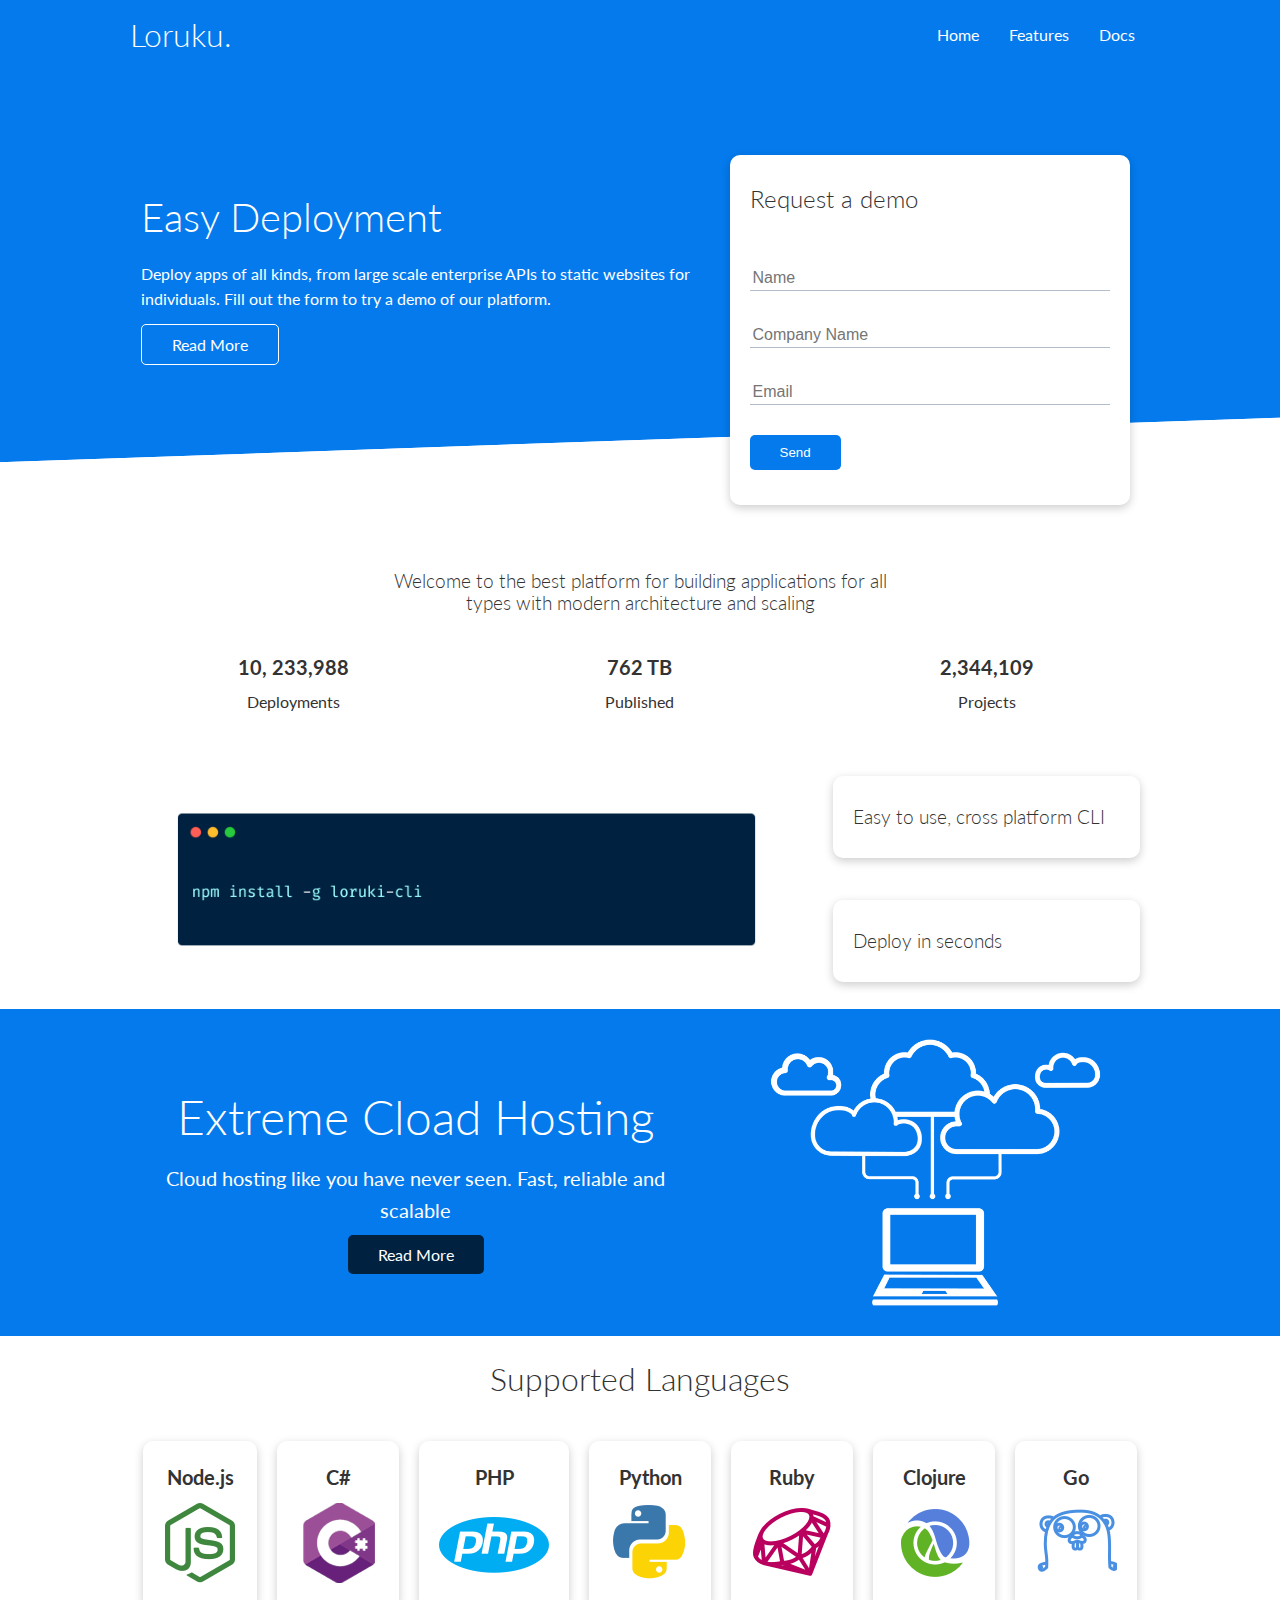
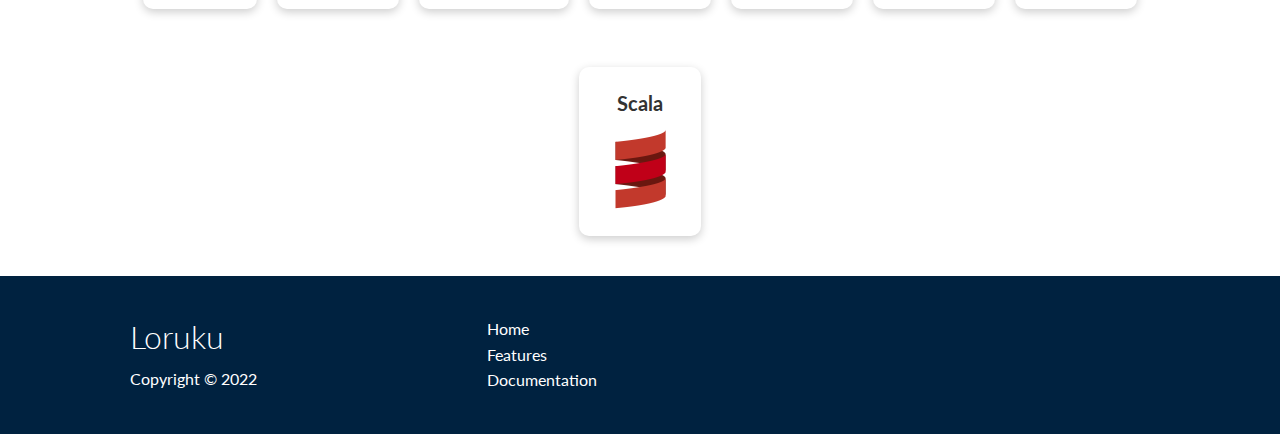
<file: index.html>
<!DOCTYPE html>
<html lang="en">
<head>
    <meta charset="UTF-8">
    <meta http-equiv="X-UA-Compatible" content="IE=edge">
    <meta name="viewport" content="width=device-width, initial-scale=1.0">
    <link rel="stylesheet" href="https://cdnjs.cloudflare.com/ajax/libs/font-awesome/6.0.0-beta3/css/all.min.css" integrity="sha512-Fo3rlrZj/k7ujTnHg4CGR2D7kSs0v4LLanw2qksYuRlEzO+tcaEPQogQ0KaoGN26/zrn20ImR1DfuLWnOo7aBA==" crossorigin="anonymous" referrerpolicy="no-referrer" />
    <link rel="stylesheet" href="/css/utilities.css">
    <link rel="stylesheet" href="/css/style.css">
    <title>Loruki | Cloud Hosting Made Easy</title>
</head>
<body>
    <!-- Navbar -->
    <section class="navbar">
        <div class="container flex">
            <h1 class="logo">Loruku.</h1>
            <nav>
                <ul>
                    <li><a href="index.html">Home</a></li>
                    <li><a href="features.html">Features</a></li>
                    <li><a href="docs.html">Docs</a></li>
                </ul>
            </nav>
        </div>
    </section>

    <!-- Showcase -->
    <section class="showcase">
        <div class="container grid">
            <div class="showcase-text">
                <h1>Easy Deployment</h1>
                <p>Deploy apps of all kinds, from large scale enterprise APIs to static websites for individuals. Fill out the form to try a demo of our platform.</p>
                <a href="features.html" class="btn btn-outline">Read More</a>
            </div>
            <div class="showcase-form card">
                <h2>Request a demo</h2>
                <form name="contact" method="POST" netlify-honeypot="bot-field" data-netlify="true">
                    <input type="hidden" name="form-name" value="contact">
                    <p class="hidden">
                        <label>Don’t fill this out if you’re human: <input name="bot-field" /></label>
                      </p>
                      <p>
                    <div class="form-control">
                        <input type="text" name="name" placeholder="Name" required>
                    </div>
                    <div class="form-control">
                        <input type="text" name="company" placeholder="Company Name" required>
                    </div>
                    <div class="form-control">
                        <input type="email" name="email" placeholder="Email" required>
                    </div>
                    <input type="submit" value="Send" class="btn btn-primary">
                </form>
            </div>
        </div>
    </section>

    <!-- Stats -->
    <section class="stats">
        <div class="container">
            <h3 class="text-center stats-heading  my-1">
                Welcome to the best platform for building applications for all types with modern architecture and scaling
            </h3>
            <div class="grid grid-3 text-center my-4">
                <div class="">
                    <i class="fas fa-server fa-3x"></i>
                    <h3>10, 233,988</h3>
                    <p class="text-secondary">Deployments</p>
                </div>
                <div class="">
                    <i class="fas fa-upload fa-3x"></i>
                    <h3>762 TB</h3>
                    <p class="text-secondary">Published</p>
                </div>
                <div class="">
                    <i class="fas fa-project-diagram fa-3x"></i>
                    <h3>2,344,109</h3>
                    <p class="text-secondary">Projects</p>
                </div>
            </div>
        </div>
    </section>

    <!-- Cli -->
    <section class="cli">
        <div class="container grid">
            <img src="/images/cli.png" alt="">
            <div class="card">
                <h3>Easy to use, cross platform CLI</h3>
            </div>
            <div class="card">
                <h3>Deploy in seconds</h3>
            </div>
        </div>
    </section>

    <!-- Cloud -->
    <section class="cloud bg-primary my-1 py-1">
        <div class="container grid">
            <div class="text-center">
                <h2 class="lg">Extreme Cload Hosting</h2>
                <p class="lead my-1">
                    Cloud hosting like you have never seen. Fast, reliable and scalable
                </p>
                <a href="features.html" class="btn btn-dark">Read More</a>
            </div>
            <img src="/images/cloud.png" alt="">
        </div>
    </section>
    
    <section class="languages">
        <h3 class="md text-center my-2">Supported Languages</h3>
        <div class="container flex">
            <div class="card">
                <h4>Node.js</h4>
                <img src="/images/logos/node.png" alt="">
            </div>
            <div class="card">
                <h4>C#</h4>
                <img src="/images/logos/csharp.png" alt="">
            </div>
            <div class="card">
                <h4>PHP</h4>
                <img src="/images/logos/php.png" alt="">
            </div>
            <div class="card">
                <h4>Python</h4>
                <img src="/images/logos/python.png" alt="">
            </div>
            <div class="card">
                <h4>Ruby</h4>
                <img src="/images/logos/ruby.png" alt="">
            </div>
            <div class="card">
                <h4>Clojure</h4>
                <img src="/images/logos/clojure.png" alt="">
            </div>
            <div class="card">
                <h4>Go</h4>
                <img src="/images/logos/go.png" alt="">
            </div>
            <div class="card">
                <h4>Scala</h4>
                <img src="/images/logos/scala.png" alt="">
            </div>

        </div>
    </section>
    <footer class="footer bg-dark py-3">
        <div class="container grid grid-3">
            <div class="">
                <h1>Loruku</h1>
                <p>Copyright &copy; 2022</p>
            </div>
            <nav>
                <ul>
                    <li><a href="index.html">Home</a></li>
                    <li><a href="features.html">Features</a></li>
                    <li><a href="docs.html">Documentation</a></li>
                </ul>
            </nav>
            <div class="social">
                <a href="#"><i class="fab fa-github fa-2x"></i></a>
                <a href="#"><i class="fab fa-facebook fa-2x"></i></a>
                <a href="#"><i class="fab fa-twitter fa-2x"></i></a>
                <a href="#"><i class="fab fa-instagram fa-2x"></i></a>
            </div>
        </div>
    </footer>
</body>
</html>
</file>
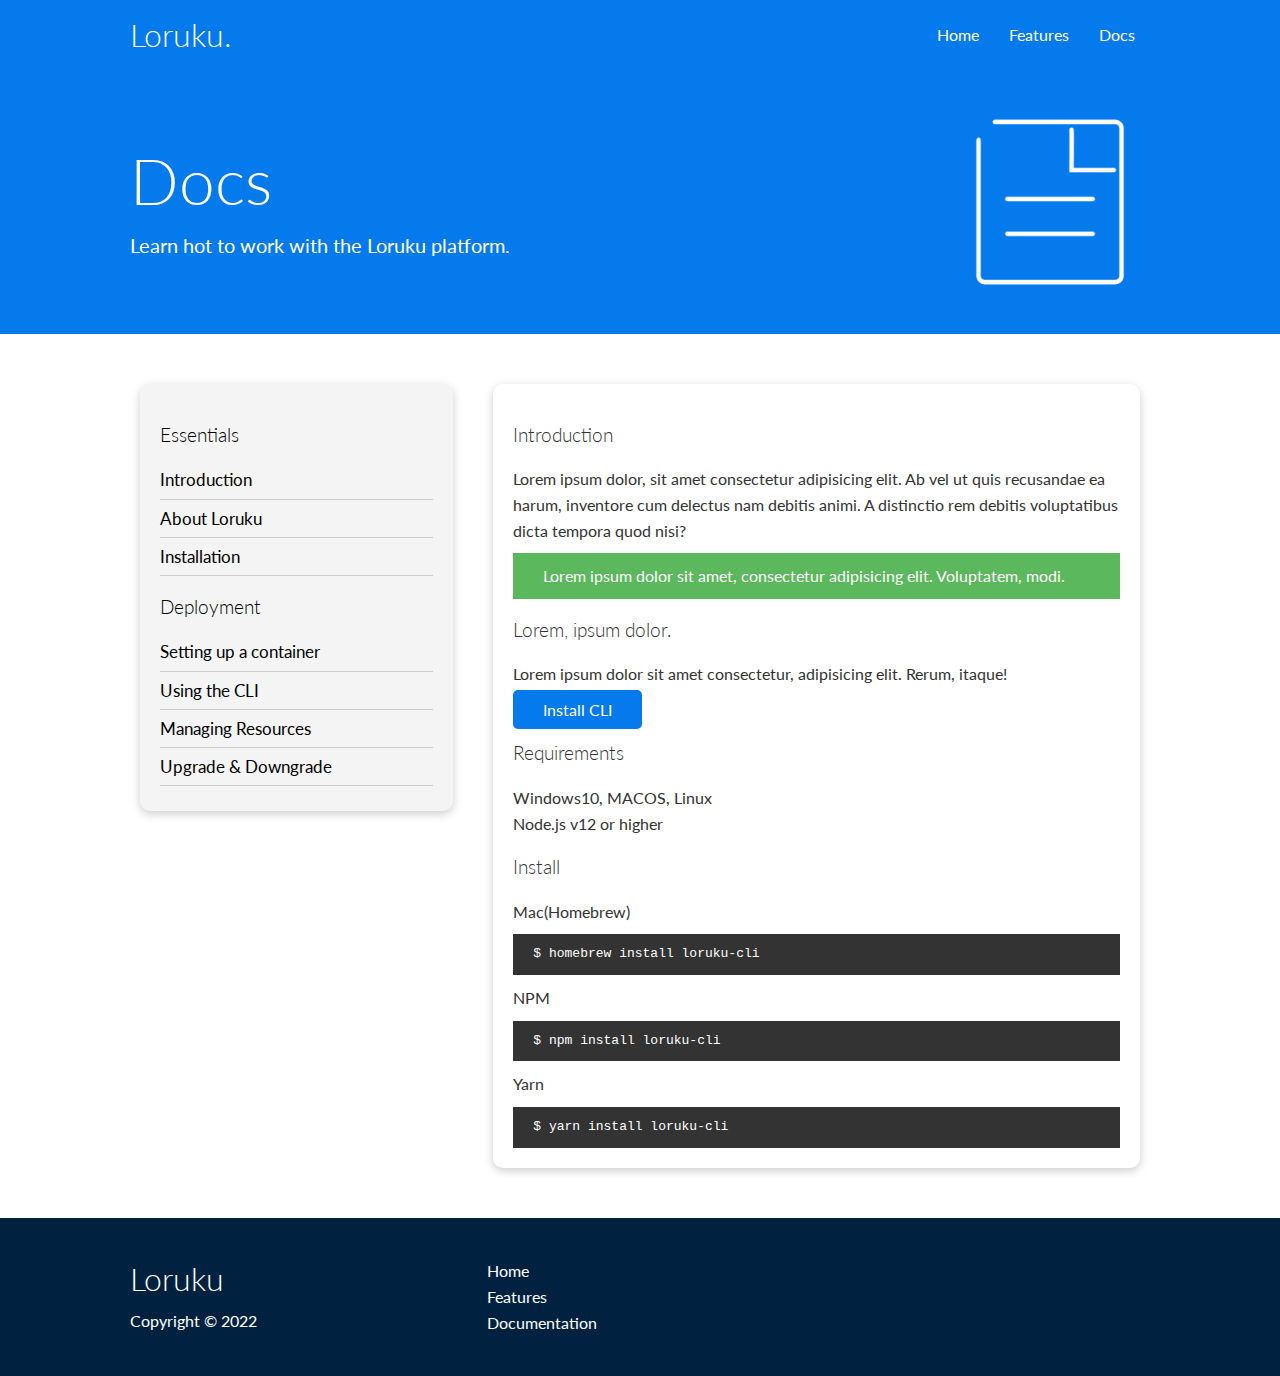
<file: docs.html>
<!DOCTYPE html>
<html lang="en">
<head>
    <meta charset="UTF-8">
    <meta http-equiv="X-UA-Compatible" content="IE=edge">
    <meta name="viewport" content="width=device-width, initial-scale=1.0">
    <link rel="stylesheet" href="https://cdnjs.cloudflare.com/ajax/libs/font-awesome/6.0.0-beta3/css/all.min.css" integrity="sha512-Fo3rlrZj/k7ujTnHg4CGR2D7kSs0v4LLanw2qksYuRlEzO+tcaEPQogQ0KaoGN26/zrn20ImR1DfuLWnOo7aBA==" crossorigin="anonymous" referrerpolicy="no-referrer" />
    <link rel="stylesheet" href="/css/utilities.css">
    <link rel="stylesheet" href="/css/style.css">
    <title>Loruki | Cloud Hosting Made Easy</title>
</head>
<body>
    <!-- Navbar -->
    <section class="navbar">
        <div class="container flex">
            <h1 class="logo">Loruku.</h1>
            <nav>
                <ul>
                    <li><a href="index.html">Home</a></li>
                    <li><a href="features.html">Features</a></li>
                    <li><a href="docs.html">Docs</a></li>
                </ul>
            </nav>
        </div>
    </section>

    <!-- Head -->
    <section class="docs-head bg-primary py-3">
        <div class="container grid">
            <div class="">
                <h3 class="xl">Docs</h3>
                <p class="lead">Learn hot to work with the Loruku platform.</p>
            </div>
            <img src="/images/docs.png" alt="">
        </div>
    </section>

    <section class="docs-main my-4">
        <div class="container grid">
            <div class="card bg-light p-3">
                <h3 class="my-2">Essentials</h3>
                <nav>
                    <ul>
                        <li><a href="#" class="text-primary">Introduction</a></li>
                        <li><a href="#">About Loruku</a></li>
                        <li><a href="#">Installation</a></li>
                    </ul>
                </nav>
                <h3 class="my-2">Deployment</h3>
                <nav>
                    <ul>
                        <li><a href="#">Setting up a container</a></li>
                        <li><a href="#">Using the CLI</a></li>
                        <li><a href="#">Managing Resources</a></li>
                        <li><a href="#">Upgrade & Downgrade</a></li>
                    </ul>
                </nav>
            </div>
            <div class="card">
                <h3>Introduction</h3>
                <p>Lorem ipsum dolor, sit amet consectetur adipisicing elit. Ab vel ut quis recusandae ea harum, inventore cum delectus nam debitis animi. A distinctio rem debitis voluptatibus dicta tempora quod nisi?</p>
                <div class="alert alert-success">
                    <i class="fas fa-info"></i>
                    Lorem ipsum dolor sit amet, consectetur adipisicing elit. Voluptatem, modi.
                </div>

                <h3>Lorem, ipsum dolor.</h3>
                <p>Lorem ipsum dolor sit amet consectetur, adipisicing elit. Rerum, itaque!</p>
                <a href="" class="btn btn-primary">Install CLI</a>

                <h3>Requirements</h3>
                <ul>
                    <li>Windows10, MACOS, Linux</li>
                    <li>Node.js v12 or higher</li>
                </ul>

                <h3>Install</h3>
                <p>Mac(Homebrew)</p>
                <pre><code>$ homebrew install loruku-cli</code></pre>
                <p>NPM</p>
                <pre><code>$ npm install loruku-cli</code></pre>
                <p>Yarn</p>
                <pre><code>$ yarn install loruku-cli</code></pre>

            </div>
        </div>
    </section>
    

    <!-- Footer -->
    <footer class="footer bg-dark py-3">
        <div class="container grid grid-3">
            <div class="">
                <h1>Loruku</h1>
                <p>Copyright &copy; 2022</p>
            </div>
            <nav>
                <ul>
                    <li><a href="index.html">Home</a></li>
                    <li><a href="features.html">Features</a></li>
                    <li><a href="docs.html">Documentation</a></li>
                </ul>
            </nav>
            <div class="social">
                <a href="#"><i class="fab fa-github fa-2x"></i></a>
                <a href="#"><i class="fab fa-facebook fa-2x"></i></a>
                <a href="#"><i class="fab fa-twitter fa-2x"></i></a>
                <a href="#"><i class="fab fa-instagram fa-2x"></i></a>
            </div>
        </div>
    </footer>
</body>
</html>
</file>
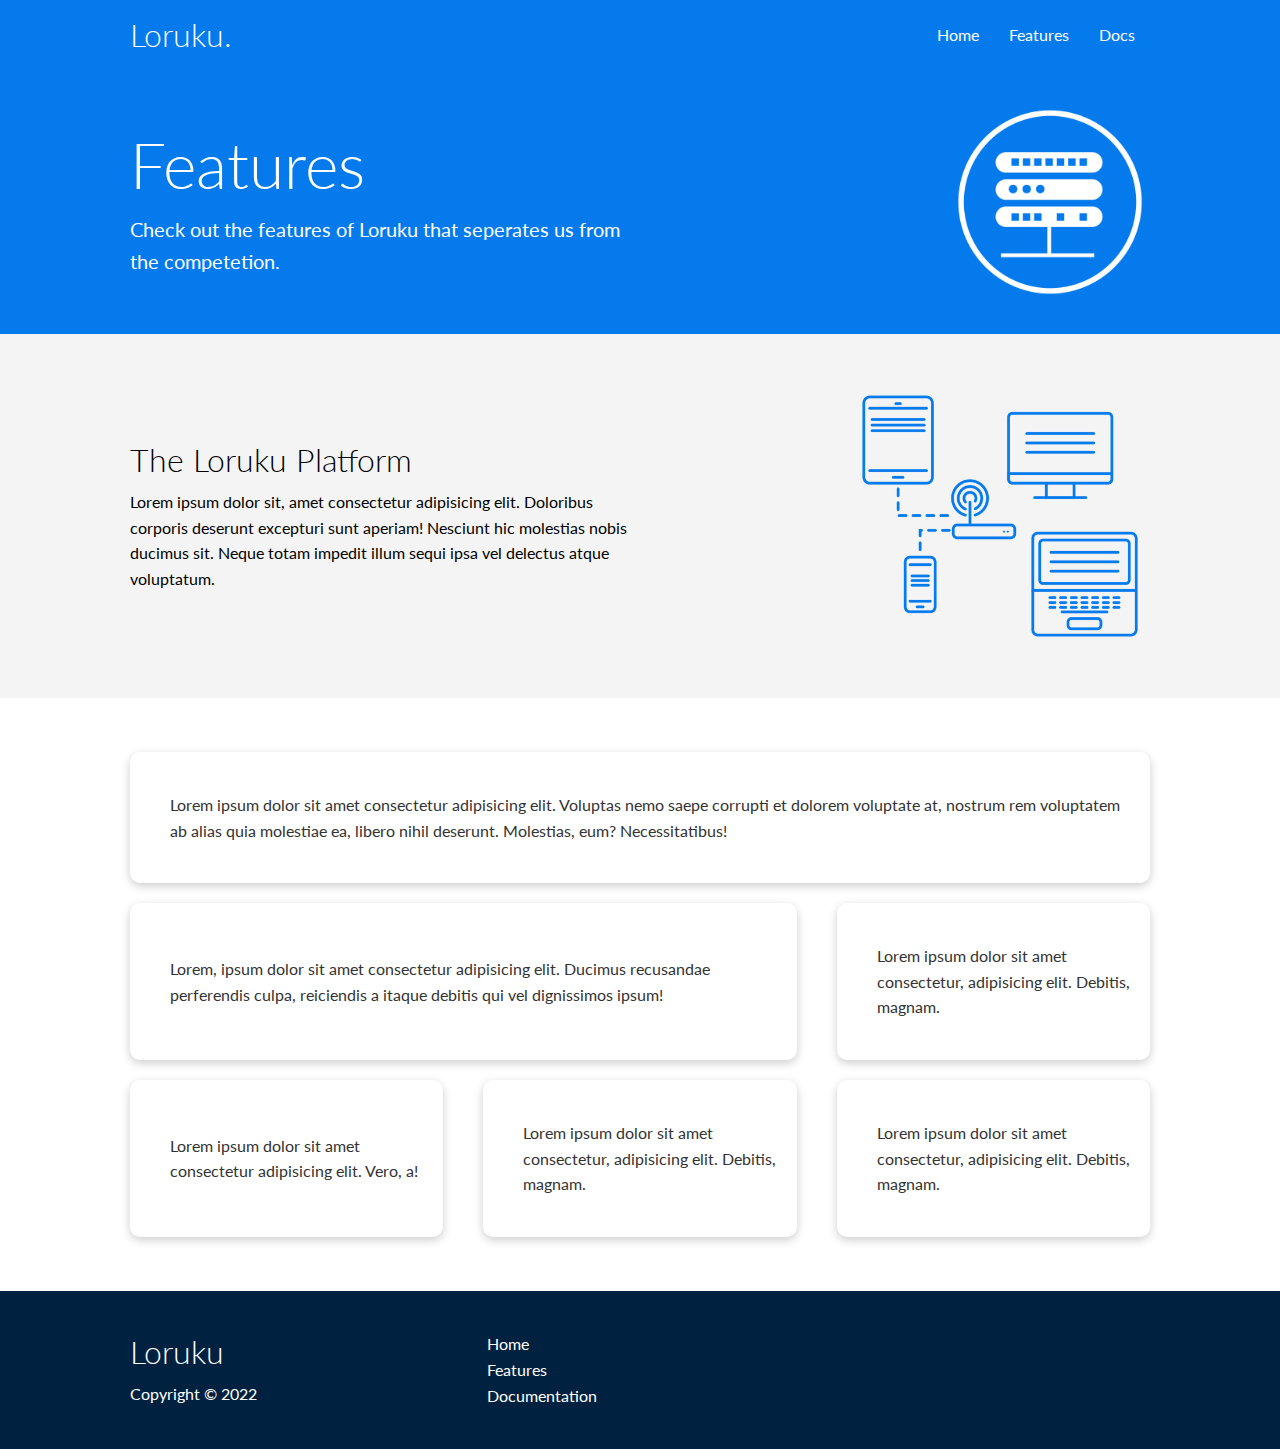
<file: features.html>
<!DOCTYPE html>
<html lang="en">
<head>
    <meta charset="UTF-8">
    <meta http-equiv="X-UA-Compatible" content="IE=edge">
    <meta name="viewport" content="width=device-width, initial-scale=1.0">
    <link rel="stylesheet" href="https://cdnjs.cloudflare.com/ajax/libs/font-awesome/6.0.0-beta3/css/all.min.css" integrity="sha512-Fo3rlrZj/k7ujTnHg4CGR2D7kSs0v4LLanw2qksYuRlEzO+tcaEPQogQ0KaoGN26/zrn20ImR1DfuLWnOo7aBA==" crossorigin="anonymous" referrerpolicy="no-referrer" />
    <link rel="stylesheet" href="/css/utilities.css">
    <link rel="stylesheet" href="/css/style.css">
    <title>Loruki | Cloud Hosting Made Easy</title>
</head>
<body>
    <!-- Navbar -->
    <section class="navbar">
        <div class="container flex">
            <h1 class="logo">Loruku.</h1>
            <nav>
                <ul>
                    <li><a href="index.html">Home</a></li>
                    <li><a href="features.html">Features</a></li>
                    <li><a href="docs.html">Docs</a></li>
                </ul>
            </nav>
        </div>
    </section>

    <!-- Head -->
    <section class="features-head bg-primary py-3">
        <div class="container grid">
            <div class="">
                <h3 class="xl">Features</h3>
                <p class="lead">Check out the features of Loruku that seperates us from the competetion.</p>
            </div>
            <img src="/images/server.png" alt="">
        </div>
    </section>

    <!-- Sub-head -->
    <section class="sub-head bg-light py-3">
        <div class="container grid">
            <div class="">
                <h3 class="md">The Loruku Platform</h3>
                <p>Lorem ipsum dolor sit, amet consectetur adipisicing elit. Doloribus corporis deserunt excepturi sunt aperiam! Nesciunt hic molestias nobis ducimus sit. Neque totam impedit illum sequi ipsa vel delectus atque voluptatum.</p>
            </div>
            <img src="/images/server2.png" alt="">
        </div>
    </section>

    <!-- Features main -->
    <section class="features-main my-2">
        <div class="container grid grid-3">
            <div class="card flex">
                <i class="fas fa-server fa-3x"></i>
                <p>Lorem ipsum dolor sit amet consectetur adipisicing elit. Voluptas nemo saepe corrupti et dolorem voluptate at, nostrum rem voluptatem ab alias quia molestiae ea, libero nihil deserunt. Molestias, eum? Necessitatibus!</p>
            </div>
            <div class="card flex">
                <i class="fas fa-network-wired fa-3x"></i>
                <p>
                    Lorem, ipsum dolor sit amet consectetur adipisicing elit. Ducimus
                    recusandae perferendis culpa, reiciendis a itaque debitis qui vel
                    dignissimos ipsum!
                </p>
            </div>
            <div class="card flex">
                <i class="fas fa-laptop-code fa-3x"></i>
                <p>
                    Lorem ipsum dolor sit amet consectetur, adipisicing elit. Debitis,
                    magnam.
                </p>
            </div>
            <div class="card flex">
                <i class="fas fa-database fa-3x"></i>
                <p>
                    Lorem ipsum dolor sit amet consectetur adipisicing elit. Vero, a!
                </p>
            </div>
            <div class="card flex">
                <i class="fas fa-power-off fa-3x"></i>
                <p>
                    Lorem ipsum dolor sit amet consectetur, adipisicing elit. Debitis,
                    magnam.
                </p>
            </div>
            <div class="card flex">
                <i class="fas fa-upload fa-3x"></i>
                <p>
                    Lorem ipsum dolor sit amet consectetur, adipisicing elit. Debitis,
                    magnam.
                </p>
            </div>
        </div>
    </section>

    <!-- Footer -->
    <footer class="footer bg-dark py-3">
        <div class="container grid grid-3">
            <div class="">
                <h1>Loruku</h1>
                <p>Copyright &copy; 2022</p>
            </div>
            <nav>
                <ul>
                    <li><a href="index.html">Home</a></li>
                    <li><a href="features.html">Features</a></li>
                    <li><a href="docs.html">Documentation</a></li>
                </ul>
            </nav>
            <div class="social">
                <a href="#"><i class="fab fa-github fa-2x"></i></a>
                <a href="#"><i class="fab fa-facebook fa-2x"></i></a>
                <a href="#"><i class="fab fa-twitter fa-2x"></i></a>
                <a href="#"><i class="fab fa-instagram fa-2x"></i></a>
            </div>
        </div>
    </footer>
</body>
</html>
</file>
<file: css/utilities.css>
.container {
  max-width: 1100px;
  margin: 0 auto;
  overflow: auto;
  padding: 0 40px;
}

.card {
  background-color: #fff;
  border-radius: 10px;
  box-shadow: 0 3px 10px rgba(0, 0, 0, 0.2);
  padding: 20px;
  margin: 10px;
  color: #333;
}

.btn {
  background-color: var(--primary-color);
  color: white;
  padding: 10px 30px;
  border: none;
  border-radius: 5px;
  cursor: pointer;
}

.btn:hover {
  transform: scale(0.98);
}

.btn-outline {
  background-color: transparent;
  border: 1px solid #fff;
}

.text-center {
  text-align: center;
}

/* Margin */
.m-1 {
  margin: 1rem;
}
.m-2 {
  margin: 1.5rem;
}
.m-3 {
  margin: 2rem;
}
.m-4 {
  margin: 2.5rem;
}
.m-5 {
  margin: 3rem;
}
.my-1 {
  margin: 1rem 0;
}
.my-2 {
  margin: 1.5rem 0;
}
.my-3 {
  margin: 2rem 0;
}
.my-4 {
  margin: 2.5rem 0;
}
.my-5 {
  margin: 3rem 0;
}

/* Padding */

.p-1 {
  padding: 1rem;
}
.p-2 {
  padding: 1.5rem;
}
.p-3 {
  padding: 2rem;
}
.p-4 {
  padding: 2.5rem;
}
.p-5 {
  padding: 3rem;
}

.py-1 {
  padding: 1rem 0;
}
.py-2 {
  padding: 1.5rem 0;
}
.py-3 {
  padding: 2rem 0;
}
.py-4 {
  padding: 2.5rem 0;
}
.py-5 {
  padding: 3rem 0;
}

.container {
  max-width: 1100px;
  margin: 0 auto;
  overflow: auto;
  padding: 0 40px;
}

.card {
  background-color: #fff;
  border-radius: 10px;
  box-shadow: 0 3px 10px rgba(0, 0, 0, 0.2);
  padding: 20px;
  margin: 10px;
  color: #333;
}

.btn {
  background-color: var(--primary-color);
  color: white;
  padding: 10px 30px;
  border: none;
  border-radius: 5px;
  cursor: pointer;
}

.btn:hover {
  transform: scale(0.98);
}

.btn-outline {
  background-color: transparent;
  border: 1px solid #fff;
}

/* Background & coloured buttons */
.bg-primary,
.btn-primary {
  background: var(--primary-color);
  color: #fff;
}
.bg-secondary,
.btn-secondary {
  background: var(--secondary-color);
  color: #fff;
}
.bg-dark,
.btn-dark {
  background: var(--dark-color);
  color: #fff;
}
.bg-light,
.btn-light {
  background: var(--light-color);
  color: #000;
}

.bg-primary a,
.btn-primary a,
.bg-secondary a,
.btn-secondary a,
.bg-dark a,
.btn-dark a,
.bg-light a,
.btn-light a {
  color: #fff;
}
.bg-light a,
.btn-light a {
  color: #000;
}

/* Text Color */
.text-primary {
  color: var(--primary-color);
}

/* Text sizes */
.lead {
  font-size: 20px;
}

.sm {
  font-size: 1rem;
}

.md {
  font-size: 2rem;
}

.lg {
  font-size: 3rem;
}

.xl {
  font-size: 4rem;
}

/* Alert */
.alert {
  background-color: var(--light-color);
  padding: 10px 20px;
  margin: 10px 0;
}

.alert i {
  margin-right: 10px;
}

.alert.alert-success {
  background: var(--success-color);
  color: #fff;
}

.hidden {
  visibility: hidden;
  height: 0;
}
.flex {
  display: flex;
  justify-content: center;
  align-items: center;
  height: 100%;
}

.grid {
  display: grid;
  height: 100%;
  grid-template-columns: repeat(2, 1fr);
  align-items: center;
  justify-content: center;
  gap: 20px;
}

.flex {
  display: flex;
  justify-content: center;
  align-items: center;
  height: 100%;
}

.grid {
  display: grid;
  height: 100%;
  grid-template-columns: repeat(2, 1fr);
  align-items: center;
  justify-content: center;
  gap: 20px;
}

.grid-3 {
  grid-template-columns: repeat(3, 1fr);
}
</file>
<file: css/style.css>
@import url("https://fonts.googleapis.com/css2?family=Lato:wght@100;300;400;700;900&display=swap");

:root {
  --primary-color: #047aed;
  --secondary-color: #1c3fa8;
  --dark-color: #002240;
  --light-color: #f4f4f4;
  --success-color: #5cb85c;
  --error-color: #d9534f;
}

* {
  box-sizing: border-box;
  padding: 0;
  margin: 0;
}

body {
  font-family: "Lato", sans-serif;
  color: #333;
  line-height: 1.6;
}

ul {
  list-style: none;
}

a {
  text-decoration: none;
  color: #333;
}

h1,
h2,
h3 {
  font-weight: 300;
  line-height: 1.2;
  margin: 10px 0;
}

p {
  margin: 10px 0;
}

img {
  width: 100%;
}

pre,
code {
  background: #333;
  color: #fff;
  padding: 10px;
}

/* Navbar */
.navbar {
  background: var(--primary-color);
  height: 70px;
  color: white;
}

.navbar .flex {
  justify-content: space-between;
}

.navbar ul {
  display: flex;
}

.navbar a {
  color: white;
  padding: 10px;
  margin: 0 5px;
  transition: 0.2s ease-in;
}

.navbar a:hover {
  border-bottom: 2px solid white;
}

/* Showcase */
.showcase {
  height: 400px;
  background-color: var(--primary-color);
  color: white;
  position: relative;
}

.showcase::before,
.showcase::after {
  content: "";
  position: absolute;
  height: 100px;
  bottom: -70px;
  left: 0;
  right: 0;
  background: #fff;
  transform: skewY(-2deg);
  -webkit-transform: skewY(-2deg);
  -moz-transform: skewY(-2deg);
  -ms-transform: skewY(-2deg);
}

.showcase .grid {
  grid-template-columns: 55% 40%;
  gap: 30px;
  overflow: visible;
}

.showcase h1 {
  font-size: 40px;
}

.showcase p {
  margin: 20px 0;
}

.showcase-text {
  animation: slideFromLeft 1s ease-in;
}

.showcase-form {
  position: relative;
  top: 60px;
  height: 350px;
  width: 400px;
  z-index: 100;
  justify-self: flex-end;
  animation: slideFromRight 1s ease-in;
}

.showcase-form .form-control {
  margin: 30px 0;
}

.showcase-form input[type="text"],
.showcase-form input[type="email"] {
  border: 0;
  border-bottom: 1px solid #b4becb;
  width: 100%;
  padding: 3px;
  font-size: 16px;
}

.showcase-form input:focus {
  outline: none;
}

/* Stats */
.stats {
  padding-top: 100px;
  animation: slideFromBottom 1s ease-in;
}

.stats h3 {
  margin: auto;
  font-weight: 300;
  max-width: 500px;
}

.stats .grid h3 {
  font-size: 20px;
  font-weight: bold;
}

/* Cli */
.cli .grid {
  grid-template-columns: repeat(3, 1fr);
  grid-template-rows: repeat(2, 1fr);
}

.cli .grid > *:first-child {
  grid-column: 1 / span 2;
  grid-row: 1 / span 2;
}

/* Cloud */
.cloud .grid {
  grid-template-columns: 4fr 3fr;
}

/* Languages */
.languages .flex {
  flex-wrap: wrap;
}
.languages .card {
  text-align: center;
  margin: 18px 10px 40px;
  transition: trnasform 0.2s ease-in;
}
.languages .card h4 {
  font-size: 20px;
  margin-bottom: 10px;
}

.languages .card:hover {
  transform: translateY(-15px);
}

/* Features */
.features-head img,
.docs-head img {
  width: 200px;
  justify-self: flex-end;
}

.sub-head img {
  width: 300px;
  justify-self: flex-end;
}

.features-main .card > i {
  margin-right: 20px;
}

.features-main .grid {
  padding: 30px;
}

.features-main .grid > *:first-child {
  grid-column: 1 / span 3;
}
.features-main .grid > *:nth-child(2) {
  grid-column: 1 / span 2;
}

/* Docs */
.docs-main h3 {
  margin: 20px 0;
}

.docs-main .grid {
  grid-template-columns: 1fr 2fr;
  align-items: flex-start;
}

.docs-main nav li {
  font-size: 17px;
  padding-bottom: 5px;
  margin-bottom: 5px;
  border-bottom: 1px solid #ccc;
}

.docs-main nav li:hover {
  font-weight: bold;
}

/* Footer */
.footer a {
  margin: 0 10px;
}

/* Animations */
@keyframes slideFromLeft {
  0% {
    transform: translateX(-100%);
  }
  100% {
    transform: translateX(0%);
  }
}

@keyframes slideFromRight {
  0% {
    transform: translateX(100%);
  }
  100% {
    transform: translateX(0%);
  }
}

@keyframes slideFromTop {
  0% {
    transform: translateY(-100%);
  }
  100% {
    transform: translateX(0%);
  }
}

@keyframes slideFromBottom {
  0% {
    transform: translateY(100%);
  }
  100% {
    transform: translateX(0%);
  }
}

/* Tablets and Under */
@media (max-width: 768px) {
  .grid,
  .showcase .grid,
  .stats .grid,
  .cloud .grid,
  .cli .grid,
  .features-main .grid,
  .docs-main .grid {
    grid-template-columns: 1fr;
    grid-template-rows: 1fr;
  }

  .showcase {
    height: auto;
  }

  .showcase-text {
    text-align: center;
    margin-top: 40px;
  }

  .showcase-form {
    justify-self: center;
  }

  .cli .grid > *:first-child {
    grid-column: 1;
    grid-row: 1;
  }

  .features-head,
  .sub-head,
  .docs-head {
    text-align: center;
  }

  .features-head img,
  .sub-head img,
  .docs-head img {
    justify-self: center;
  }

  .features-main .grid > *:first-child {
    grid-column: 1;
  }
  .features-main .grid > *:nth-child(2) {
    grid-column: 1;
  }
}

/* Mobile */
@media (max-width: 500px) {
  .navbar {
    height: 110px;
    /* overflow: auto; */
  }
  .navbar .flex {
    flex-direction: column;
  }
  .navbar ul {
    height: 100%;
    background: rgba(0, 0, 0, 0.1);
    padding: 10px;
  }
}
</file>
